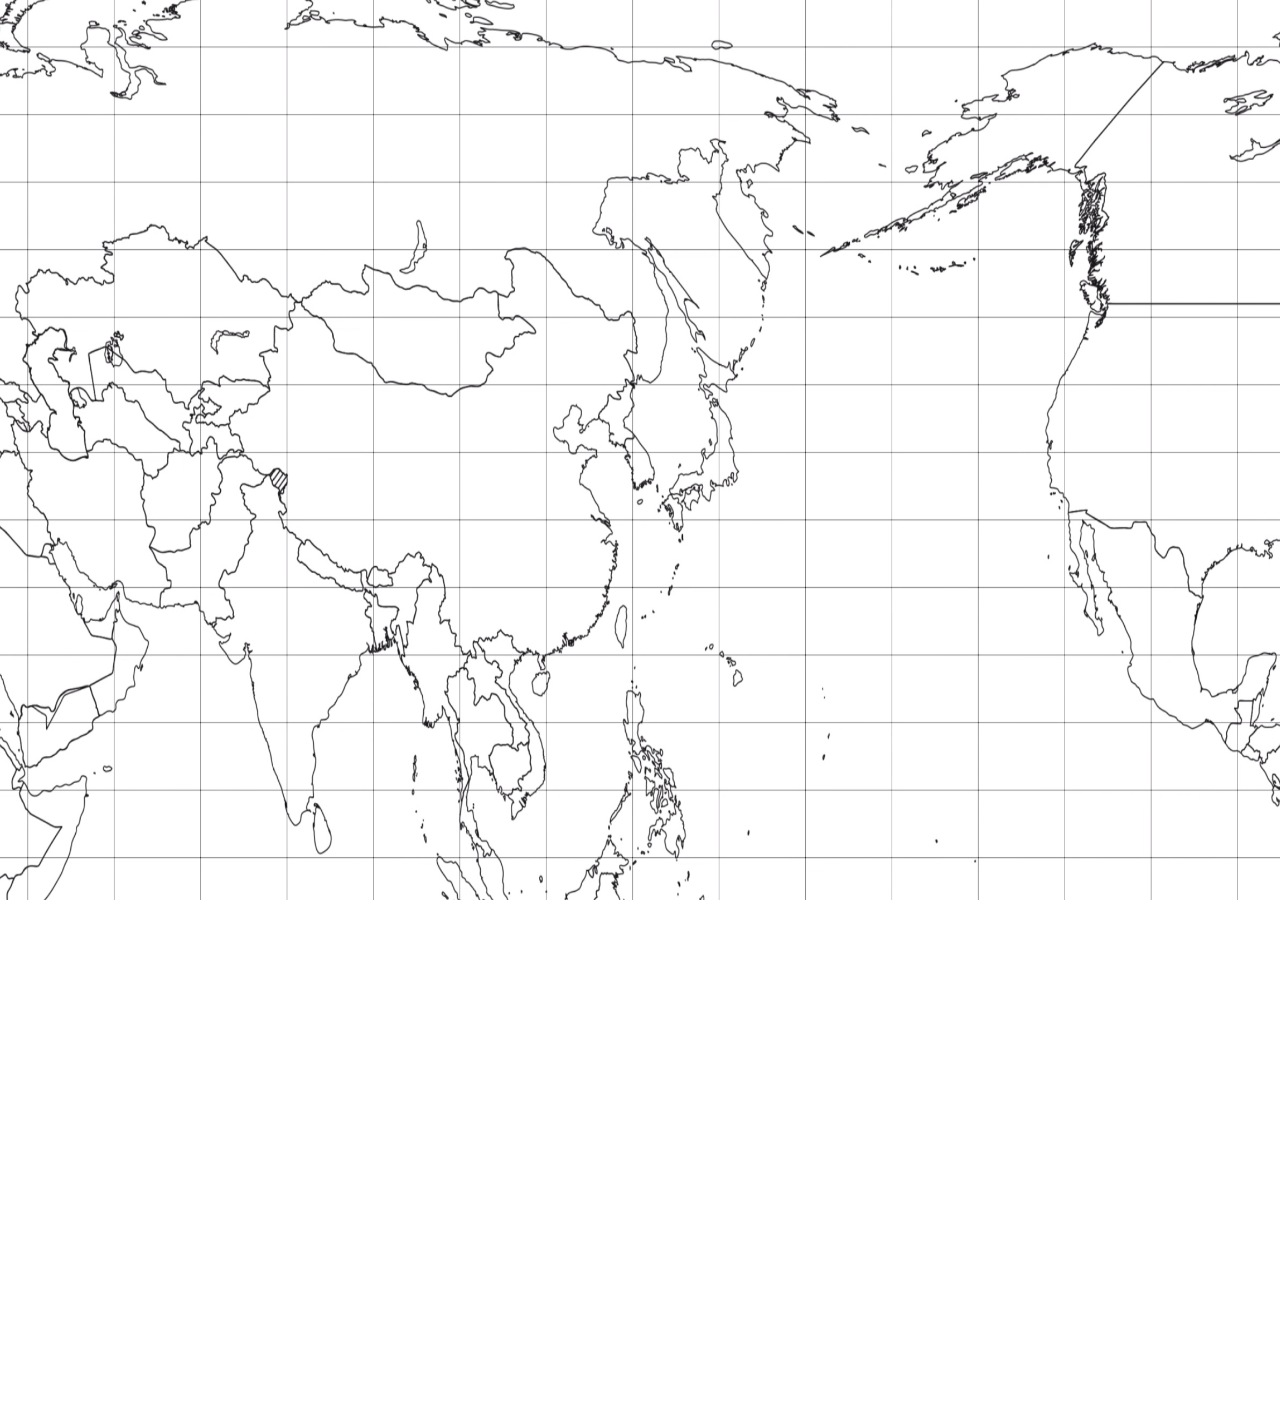
<file: dancemap.html>
<!DOCTYPE html>
<html lang="en">

<head>
    <link rel="shortcut icon" href="#" />
    <meta charset="UTF-8">
    <meta name="viewport" content="width=device-width, initial-scale=1.0">
    <title>The Global K – Dance Map</title>
    <link rel="stylesheet" href="./dancemap/res/reset.css"  media="print" onload="this.media='all'">
    <link rel="stylesheet" href="./dancemap/style.css"  media="print" onload="this.media='all'">
    <script src="https://ajax.googleapis.com/ajax/libs/jquery/3.5.1/jquery.min.js"></script>

</head>



<body>
    <div id="box"></div>
    <div class="wrapper">
        
        <nav>
            <div class="topcountries">
                <p id="topcountries"> Top9 countries</p>
                <div id ="info">
                    <a>Top viewing countries of the K-Pop group, retrieved from Youtube music chart (charts.youtube.com). 
                        <br>Period: 12 Months<br>Region: Global</a>
                </div>
            </div>
 
            <div class="dancingbodies">
                <div id="txt-dancingbodies">
                    <p>Dancing Bodies:</p>
                </div>
                <div id="info" div class="info1">
                    <a>Dancing Bodies = Number of search results of dance covers × Number of members in the original K-Pop group</a>
                </div>
  
                <div class="num-dancingbodies" id="num-dancingbodies">
                    <p id="num-dancingbodies">num:bodies</p>
                </div>

                <div class="num-total" id="num-total">
                    <p id="num-total">num:total</p>
                </div>
                <div id ="info" div class="info2">
                    <a> Number of dancing bodies added up until this time <br>
                    </a>
                </div>
            </div>

            <div id="songinfo" class="songinfo">
                <div id="firstcol"> Viewcount </div>
                <div id ="info" div class="info1">
                    <a>View count of the original music video.</a>
                </div>
                <div id="secondcol"> artist-title company release date </div>
                <div id ="info" div class="info2">
                    <a> Artist – Song Title / Release Date / Company</a></div>
            </div>

            <div id="about" class="about">
                <img class="aboutimg" src="./dancemap/res/img/menu2.png">
                <button id="plus" > <span>+</span></button>
                <button id="minus"> <span> – </span> </button>
                <button id="sound"><img src="./dancemap/res/img/sound.png" alt="sound"></button>
                <button id="muted"><img src="./dancemap/res/img/muted.png" alt="muted"></button>

                <div id ="info" class="info_about">
                    <a> <b>About</b><br>Dance Map visualises 594 dance cover videos of K-Pop songs from Youtube. Highly participatory culture has shifted the agents of the industry to the consumers. 
                        Number of dancing bodies accumulates, leaveing traces and disturbing or liberating the borders on the world map.
                        <br> &emsp; A part of the project <i>The Global K</i>.</a>
                </div>
            </div>
        </nav>

        <div class="slider">
            <span id='desired-time'></span>
            <span id='current-time'></span>
            <div id="progress"></div>
        </div>

    </div>
    

    <div id="placeholder">       
        <img src="./dancemap/res/img/holder.jpg">
    </div>

    <div class="instructions">
        <p id="pleaseWait">Please wait until the video loads <br><br></p>
        <p id="howto">Map can be navigated with scrolling or keyboard arrows <br> 
            Play the video with spacebar or click</p>
        <p id="pleaseClick"><br>Click here to continue</p>
    </div>

    <div class="container">
        <figure class="video">
            <div id="player"></div>
        </figure>
    </div>

    </div>

    <script src="./dancemap/script.js"></script>
    <script src="./dancemap/data.js"></script>

</body>


</html>
</file>
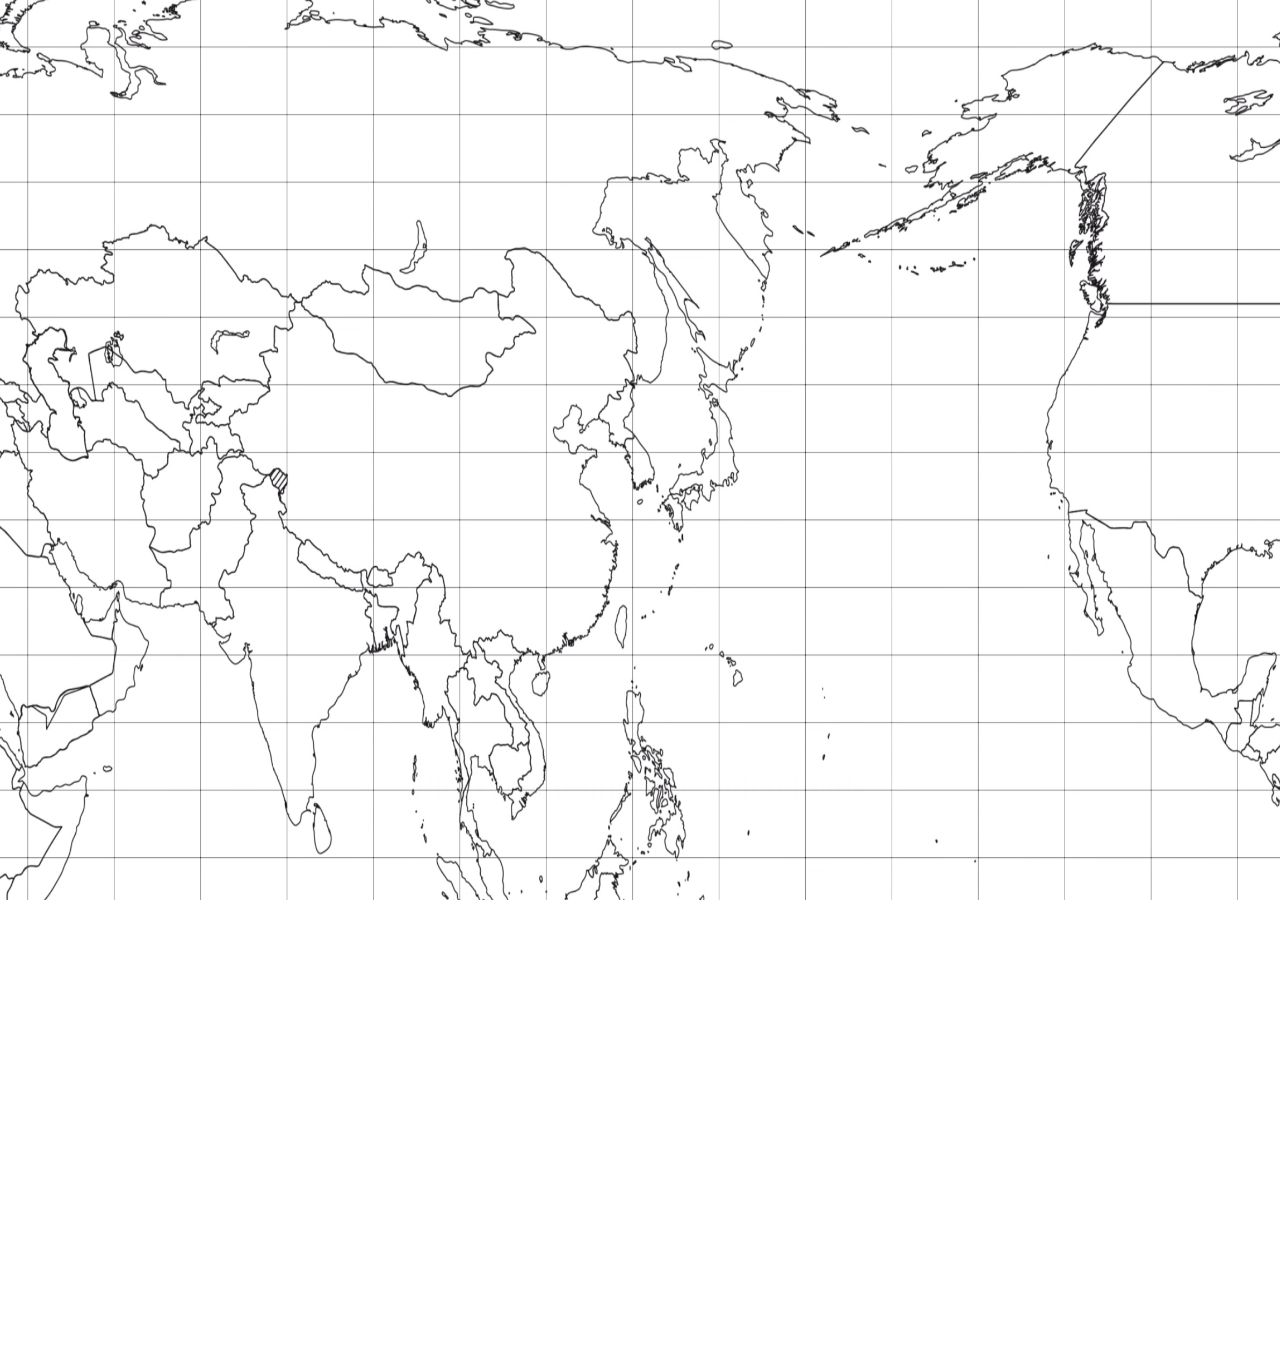
<file: theglobalk.html>
<!DOCTYPE html>
<html lang="en">

<head>
    <meta charset="UTF-8">
    <meta name="viewport" content="width=device-width, initial-scale=1.0">
    <title>The Global K – Dance Map</title>
    <link rel="stylesheet" href="./theglobalk/res/reset.css">
    <link rel="stylesheet" href="./theglobalk/style.css">
    <script src="https://ajax.googleapis.com/ajax/libs/jquery/3.5.1/jquery.min.js"></script>

</head>

<body>
    <div id="box"></div>
    <div class="wrapper">
        
        <nav>
            <div class="topcountries">
                <p id="topcountries"> Top9 countries</p>
                <div id ="info">
                    <a>www.charts.youtube.com/artist Period: 12 Months, Region: Global</a>
                </div>
            </div>
 
            <div class="dancingbodies">
                <div id="txt-dancingbodies">
                    <p>Dancing Bodies</p>
                </div>
                <div class="num-dancingbodies">
                    <p id="num-dancingbodies">num:bodies</p>
                </div>
                <div class="num-total">
                    <p id="num-total">num:total</p>
                </div>
                <div id ="info">
                    <a>Youtube Search Term = intitle: "Artist Name Song Title" + "Dance Cover"<br>
                    Dancing Bodies = Number of Video Results * Number of Members in the group
                    </a>
                </div>
            </div>

            <div id="songinfo" class="songinfo">
                <div id="firstcol"> viewcount </div>
                <div id="secondcol"> artist-title company release date </div>
                <div id ="info">
                    <a> Artist – Song Title – Release Date – Company</a></div>
            </div>

            <div id="about" class="about">
                <img src="./theglobalk/res/img/menu2.png">
                <button id="plus" > <span>+</span></button>
                <button id="minus"> <span> – </span> </button>
            </div>
        </nav>

        <div class="slider">
            <span id='desired-time'></span>
            <span id='current-time'></span>
            <div id="progress"></div>
        </div>

    </div>
    

    <div id="placeholder">       
        <img src="./theglobalk/res/img/holder.jpg"/>
    </div>

    <div class="instructions">
        <p id="pleaseWait">Please wait until the video loads</p>
        <p id="howto">Map can be navigated with scrolling and keyboard arrows</p>
        <p id="pleaseClick">Click to continue</p>
    </div>

    <div class="container">
        <figure class="video">
            <div id="player"></div>
        </figure>
    </div>

    </div>

    <script src="./theglobalk/script.js"></script>
    <script src="./theglobalk/data.js"></script>


</body>


</html>
</file>
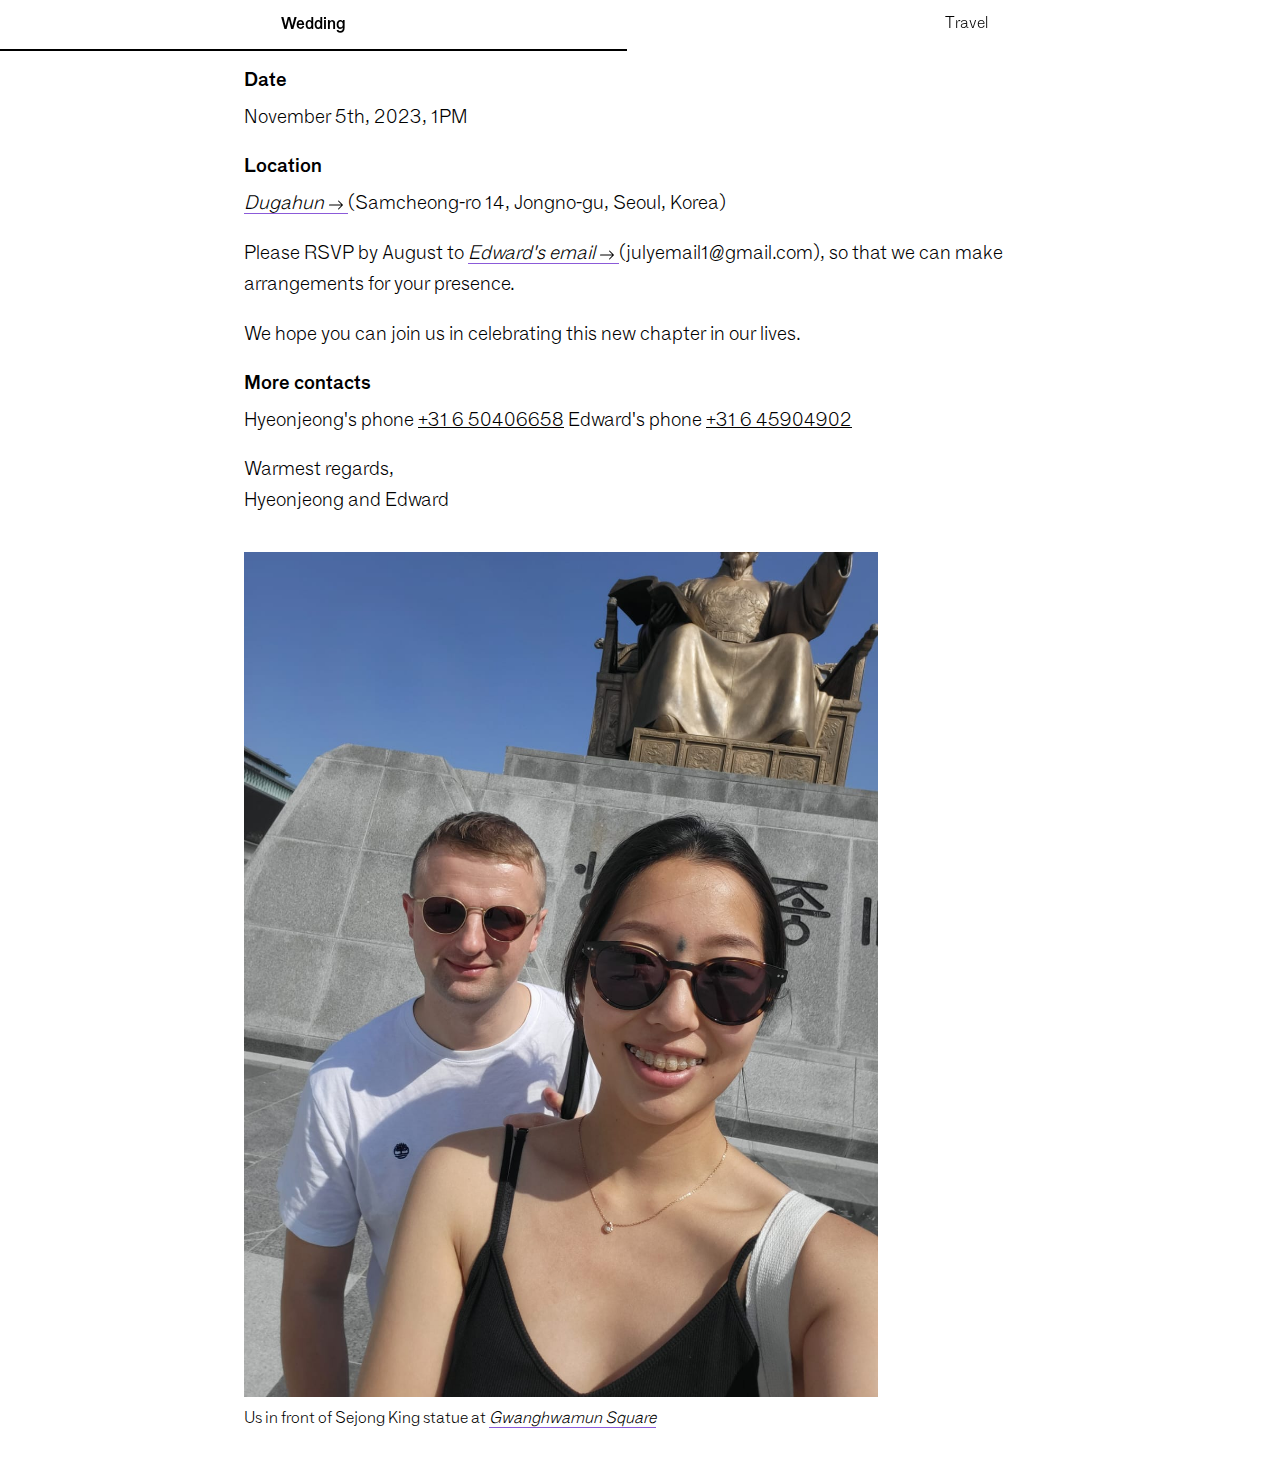
<file: wedding.html>
<!DOCTYPE html>
<html>
  <meta name="viewport" content="width=device-width, initial-scale=1">

  <head>
    <meta charset="utf-8">
    <title>namesof.kim/wedding</title>
    <link rel="stylesheet" href="style2.css">
    <link rel="icon" href="icon2.png">
  </head>

  <body>
<div class="nav">
    <ul>
      <li class="active"><a href="wedding.html">Wedding</a></li>
      <li class="inactive"><a href="travel.html">Travel</a>
    </li>
    </ul>
  </div>
<div class="container">
  <!-- <img src="images/wedding/h1.png"> -->
  <p>
    <h6>Date</h6>
    November 5th, 2023, 1PM
  </p>
  <p>
    <h6>Location</h6>
    <a href="https://www.google.com/maps/place/Dugahun/@37.5770576,126.9781321,17z/data=!3m1!4b1!4m6!3m5!1s0x357ca2c19d5b3b47:0x8d4c3e9b42e477cd!8m2!3d37.5770534!4d126.9803261!16s%2Fg%2F1hm59kgk6" target="_blank">
      Dugahun <svg xmlns="http://www.w3.org/2000/svg" width="16" height="16" fill="currentColor" class="bi bi-arrow-right" viewBox="0 0 16 16"> <path fill-rule="evenodd" d="M1 8a.5.5 0 0 1 .5-.5h11.793l-3.147-3.146a.5.5 0 0 1 .708-.708l4 4a.5.5 0 0 1 0 .708l-4 4a.5.5 0 0 1-.708-.708L13.293 8.5H1.5A.5.5 0 0 1 1 8z"/> </svg>
    </a> (Samcheong-ro 14, Jongno-gu, Seoul, Korea)
  </p>
  <p>
  Please RSVP by August to <a href="mailto:julyemail1@gmail.com">Edward's email
    <svg xmlns="http://www.w3.org/2000/svg" width="16" height="16" fill="currentColor" class="bi bi-arrow-right" viewBox="0 0 16 16"> <path fill-rule="evenodd" d="M1 8a.5.5 0 0 1 .5-.5h11.793l-3.147-3.146a.5.5 0 0 1 .708-.708l4 4a.5.5 0 0 1 0 .708l-4 4a.5.5 0 0 1-.708-.708L13.293 8.5H1.5A.5.5 0 0 1 1 8z"/> </svg>
  </a>
  (julyemail1@gmail.com), so that we can make arrangements for your presence.
</p>
<p>
  We hope you can join us in celebrating this new chapter in our lives.
</p>
<p>
  <h6>More contacts</h6>
  <p>Hyeonjeong's phone <u>+31 6 50406658</u>
    Edward's phone <u>+31 6 45904902</u></p>
  </p>
  <p>
  Warmest regards,<br>
  Hyeonjeong and Edward
</p>

  <div class="temp">
    <img src="images/wedding/image2.JPG">
    <div class="caption">Us in front of Sejong King statue at <a  href="https://goo.gl/maps/LzpS6KqtkCbSEtve7" target="_blank">
      Gwanghwamun Square</a></div>
  </div>
</div>
</body>
<script src="https://code.jquery.com/jquery-3.3.1.min.js"></script>
<script src="js/script.mjs"></script>

</html>
</file>
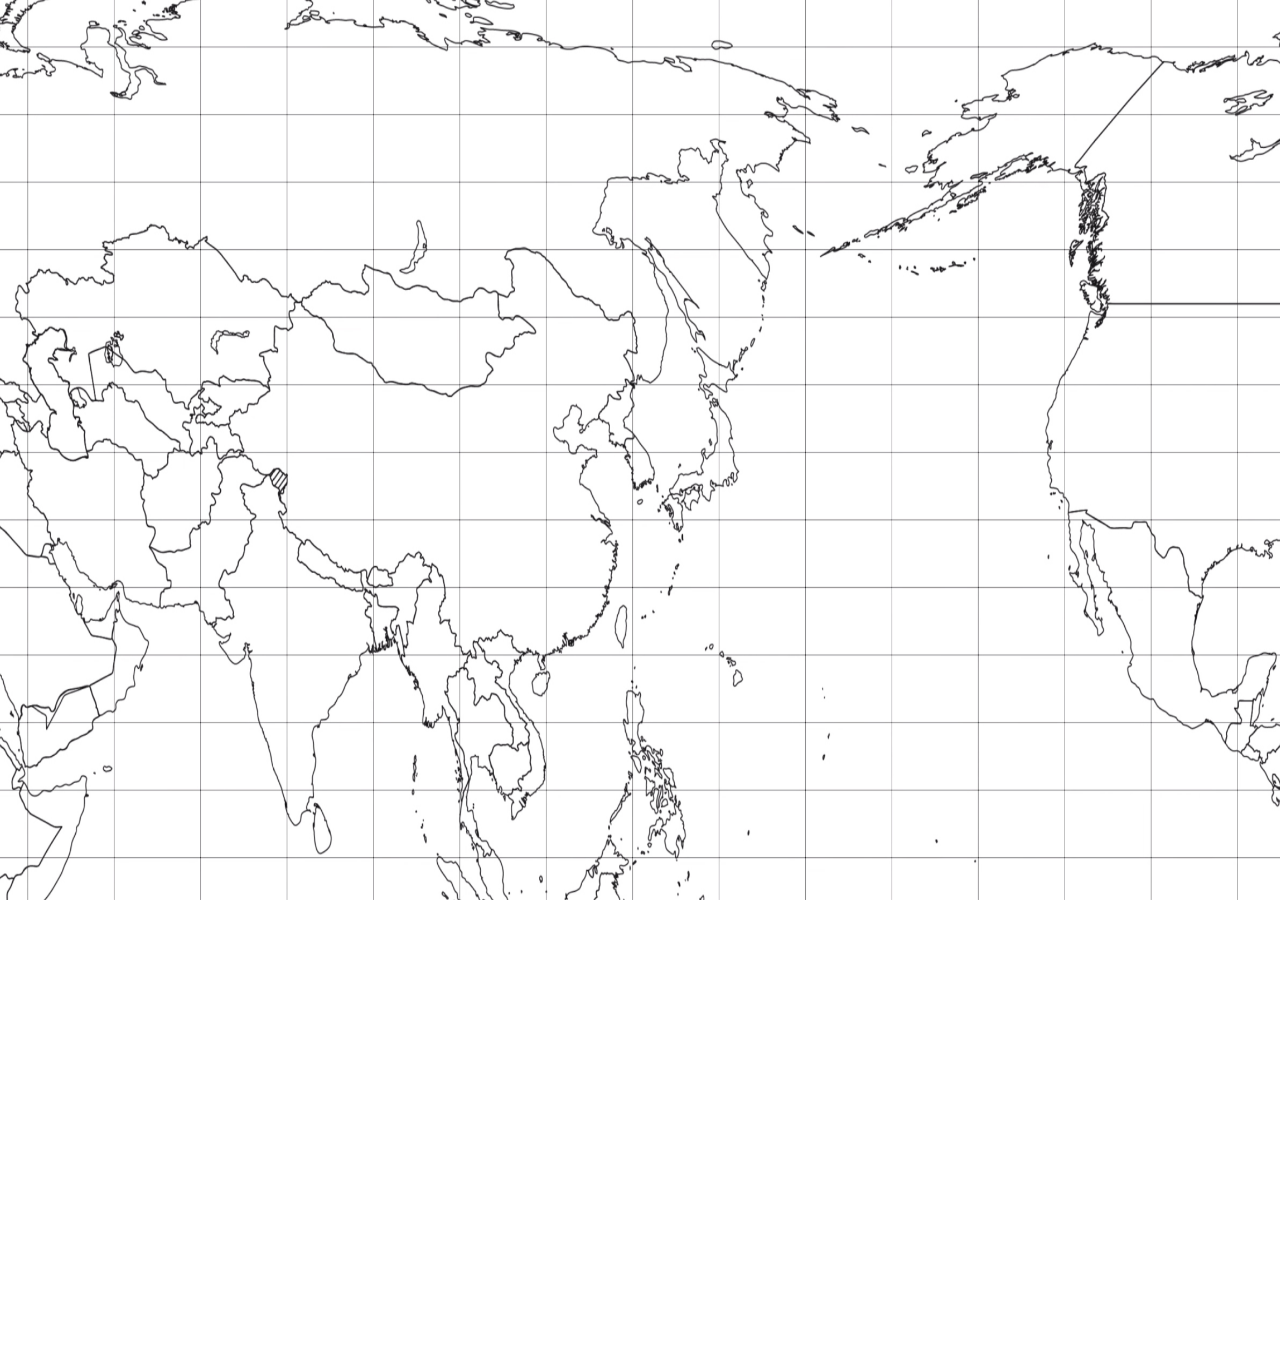
<file: works/kpopworld.html>
<!DOCTYPE html>
<html lang="en">

<head>
    <meta charset="UTF-8">
    <meta name="viewport" content="width=device-width, initial-scale=1.0">
    <title>KPOP World</title>
    <link rel="stylesheet" href="./kpopworld/res/reset.css">
    <link rel="stylesheet" href="./kpopworld/style.css">
    <script src="https://ajax.googleapis.com/ajax/libs/jquery/3.5.1/jquery.min.js"></script>

</head>

<body>
    <div id="box"></div>
    <div class="wrapper">
        
        <nav>
            <div class="topcountries">
                <p id="topcountries"> Top9 countries</p>
                <div id ="info">
                    <a>www.charts.youtube.com/artist Period: 12 Months, Region: Global</a>
                </div>
            </div>
 
            <div class="dancingbodies">
                <div id="txt-dancingbodies">
                    <p>Dancing Bodies</p>
                </div>
                <div class="num-dancingbodies">
                    <p id="num-dancingbodies">num:bodies</p>
                </div>
                <div class="num-total">
                    <p id="num-total">num:total</p>
                </div>
                <div id ="info">
                    <a>Youtube Search Term = intitle: "Artist Name Song Title" + "Dance Cover"<br>
                    Dancing Bodies = Number of Video Results * Number of Members in the group
                    </a>
                </div>
            </div>

            <div id="songinfo" class="songinfo">
                <div id="firstcol"> viewcount </div>
                <div id="secondcol"> artist-title company release date </div>
                <div id ="info">
                    <a> Artist – Song Title – Release Date – Company</a></div>
            </div>

            <div id="about" class="about">
                <img src="./kpopworld/res/img/menu2.png">
                <button id="plus" > <span>+</span></button>
                <button id="minus"> <span> – </span> </button>
            </div>
        </nav>

        <div class="slider">
            <span id='desired-time'></span>
            <span id='current-time'></span>
            <div id="progress"></div>
        </div>

    </div>
    

    <div id="placeholder">       
        <img src="./kpopworld/res/img/holder.jpg"/>
    </div>

    <div class="instructions">
        <p id="pleaseWait">Please wait until the video loads</p>
        <p id="howto">Map can be navigated with scrolling and keyboard arrows</p>
        <p id="pleaseClick">Click to continue</p>
    </div>

    <div class="container">
        <figure class="video">
            <div id="player"></div>
        </figure>
    </div>

    </div>

    <script src="./kpopworld/script.js"></script>
    <script src="./kpopworld/data.js"></script>


</body>


</html>
</file>
<file: dancemap/style.css>
@charset "UTF-8";
@font-face {
  font-family: "Swift-Light";
  src: url("./res/fonts/Swift-03-Light.eot"); /* IE9 Compat Modes */
  src: url("./res/fonts/Swift-03-Light.eot?#iefix") format("embedded-opentype"), /* IE6-IE8 */
    url("./res/fonts/Swift-03-Light.otf") format("opentype"), /* Open Type Font */
    url("./res/fonts/Swift-03-Light.svg") format("svg"), /* Legacy iOS */
    url("./res/fonts/Swift-03-Light.ttf") format("truetype"), /* Safari, Android, iOS */
    url("./res/fonts/Swift-03-Light.woff") format("woff"), /* Modern Browsers */
    url("./res/fonts/Swift-03-Light.woff2") format("woff2"); /* Modern Browsers */
  font-weight: normal;
  font-style: normal;
}
@font-face {
  font-family: "Swift-Regular";
  src: url("./res/fonts/Swift-04-Regular.eot"); /* IE9 Compat Modes */
  src: url("./res/fonts/Swift-04-Regular.eot?#iefix") format("embedded-opentype"), /* IE6-IE8 */
    url("./res/fonts/Swift-04-Regular.otf") format("opentype"), /* Open Type Font */
    url("./res/fonts/Swift-04-Regular.svg") format("svg"), /* Legacy iOS */
    url("./res/fonts/Swift-04-Regular.ttf") format("truetype"), /* Safari, Android, iOS */
    url("./res/fonts/Swift-04-Regular.woff") format("woff"), /* Modern Browsers */
    url("./res/fonts/Swift-04-Regular.woff2") format("woff2"); /* Modern Browsers */
  font-weight: normal;
  font-style: normal;
}
@font-face {
  font-family: "Swift-Bold";
  src: url("./res/fonts/Swift-07-Bold.eot"); /* IE9 Compat Modes */
  src: url("./res/fonts/Swift-07-Bold.eot?#iefix") format("embedded-opentype"), /* IE6-IE8 */
    url("./res/fonts/Swift-07-Bold.otf") format("opentype"), /* Open Type Font */
    url("./res/fonts/Swift-07-Bold.svg") format("svg"), /* Legacy iOS */
    url("./res/fonts/Swift-07-Bold.ttf") format("truetype"), /* Safari, Android, iOS */
    url("./res/fonts/Swift-07-Bold.woff") format("woff"), /* Modern Browsers */
    url("./res/fonts/Swift-07-Bold.woff2") format("woff2"); /* Modern Browsers */
  font-weight: normal;
  font-style: normal;
}


html {
  width: 100%;
  height: auto;
  min-height: 100%;
  scroll-behavior: smooth;
  background-repeat: no-repeat;
}

body {
  background-color: white;
  width: 100%;
  font-size: 1.1vw;
  line-height: 1.1;
  color: black;
  font-family: 'Swift-Regular';
}

::-webkit-scrollbar {
  width: 0px;  
  height: 0px;
}

a {
  text-decoration: none;
}

a:link,
a:visited {
  text-decoration: none;
  color: inherit;
}

a:hover,
a:active {
  text-decoration: none;
}

.chapter-title a:hover,
.chapter-title a:active {
  text-decoration: none;
}

a:focus {
  text-decoration: none;
}

input,
button,
select,
textarea {
  -ms-text-size-adjust: none;
  -o-text-size-adjust: none;
  -moz-text-size-adjust: none;
  -webkit-text-size-adjust: none;
  text-size-adjust: none;
  border-radius: 0;
}

#box {
  z-index: 1000;
  left: 12vw;
  top: 23vh;
  width: calc(80vw + 1%);
  height: calc(60vh + 1%);
  margin: auto;
  position: fixed;
}

.wrapper {
  width: 100%;
}

.wrapper nav {
  position: fixed;
  width: 100%;
  height: 100vh;
  overflow: hidden;
}

.wrapper nav div {
  position: absolute;
  margin: 1%;

}

.wrapper nav div p {
  padding: 1%;
  text-transform: uppercase;
}

.wrapper nav .topcountries {
  left: 0;
  bottom: 3vh;
  padding: 0.5%;
  width: 10vw;
  border: 1px black solid;
  /* box-shadow: rgba(0, 0, 0, 0.9) 4px 2px 10px; */
}

.wrapper nav .topcountries p {
  text-align-last: left;
  white-space: nowrap;
  color: black;
  /* text-shadow: rgba(0, 0, 0, 0.9) 2px 1px 3px; */
}

.wrapper nav .about {
  right: 0;
  top: 0;
  width: 5vw;
  height: 15vw;
  transform-origin: right top;
  white-space: nowrap;  
  display: block;
}

.about img {
  width: 100%;
  height: 100%;
  top: 0;
  right: 0;
}

.about button {
  font-family: Swift-Bold;
  padding: 0;
  margin: 0;
  margin-bottom: 1rem;
  border: none;
  display: block;
  width: 100%;
  height: 30%;
  background-color: rgba(255, 255, 255, 0);
  /* box-shadow: rgba(0, 0, 0, 0.8) 4px 2px 10px; */
  border: 1px solid black;
}

.about button span {
  margin: 0;
  padding: 0;
  text-align-last: left; 
  color: transparent;
  -webkit-text-stroke-width: 1px;
  -webkit-text-stroke-color: black;
}

#plus, #minus  {
  font-size: 4vw;
}

#sound img, #muted img {
  width: 70%;
  height: auto;
  padding-left: 15%;
}

#sound {
  position: absolute;
}

#muted {
  position: relative;
  opacity: 1;
}

.wrapper nav .dancingbodies {
  margin: 0;
  text-align-last: left;
  width: 92vw;
  height: 6vh;
  left: -0.5%;
  top: 0;
}

.wrapper nav #txt-dancingbodies {
  font-family: Swift-Bold;
  text-align-last: left;
  max-width: 33vw;
  min-width: 400px;
  left: 0;
  height: auto;
  top: 0;
  font-size: 6vw;
  color: transparent;
  -webkit-text-stroke-width: 1.5px;
  -webkit-text-stroke-color: black;
}

p:first-line {
  line-height: 85% !important;
}

.wrapper nav #txt-dancingbodies p {
  margin:0;
  padding:2% 1% 0% 1%;
  /* text-shadow: white 2px 1px 3px; */
}


.wrapper nav .num-dancingbodies {
  font-family: 'Swift-Bold';
  text-align-last: left;
  left: 34vw;
  font-size: 6vw;
  top: 0;
  padding: 0;
  color: black;
  text-shadow: white 4px 2px 8px;
}

.wrapper nav .num-total {
  font-family: 'Swift-Bold';
  text-align-last: left;
  left: 66%;
  font-size: 6vw;
  top: 0;
  padding: 0;
  color: black;
  text-shadow: white 4px 2px 8px;
}

.wrapper nav .songinfo {
  text-align-last: right;
  width: 90vw;
  max-height: 8vw;
  right: 0;
  bottom: 1vh;
}

.wrapper nav .songinfo #firstcol {
  font-family: 'Swift-Bold';
  text-align-last: right;
  bottom: 0;
  right: 51%;
  font-size: 6vw;
  margin: 0;
  padding:0;
  color: black;
  text-shadow: white 4px 2px 8px;
}

.wrapper nav .songinfo #secondcol {
  display: inline-block;
  max-width: 50%;
  height: auto;
  right: 0;
  text-align-last: left;
  bottom: 1.5vh;
  margin: 0;
  color: black;
  white-space: nowrap;
  border: 1px black solid;
  /* box-shadow: rgba(0, 0, 0, 0.8) 4px 2px 10px;
  text-shadow: rgba(0, 0, 0, 0.9) 2px 1px 3px; */

}
.wrapper nav .songinfo #secondcol p{
  padding: 1%;
}

#info {
  background-color:white;
  display: inline-block;
  text-align-last: left;
  white-space: normal;
  overflow-wrap: break-word;
  word-wrap: break-word;
  word-break: break-word;
  hyphens: auto;
  position: fixed;
  padding: 0.5%;
  border: 1px black solid;
  left: 0;
  top: calc(12vw + 1.5%);
  width: 27vw;
  opacity: 0;
  box-shadow: rgba(0, 0, 0, 0.5) 4px 2px 10px;
}

.info_about {
  transition:opacity 2s ease-out;
}


#about .aboutimg:hover ~ #info {
  opacity:1;
}

#topcountries:hover ~ #info {
  opacity: 1;
}

.wrapper nav .dancingbodies #txt-dancingbodies:hover ~ .info1 {
  opacity: 1;
}
/* .wrapper nav .dancingbodies #.num-dancingbodies ~ .info1 {
  opacity: 1;
} */

.wrapper nav .dancingbodies #num-total:hover ~ .info2 {
  opacity: 1;
}

.wrapper nav .songinfo #firstcol:hover ~ .info1 {
  opacity: 1;
}

.wrapper nav .songinfo #secondcol:hover ~ .info2 {
  opacity: 1;
}

@-webkit-keyframes gradient {
  0% {
    background-position: 0% 51%;
  }
  50% {
    background-position: 100% 50%;
  }
  100% {
    background-position: 0% 51%;
  }
}
@-moz-keyframes gradient {
  0% {
    background-position: 0% 51%;
  }
  50% {
    background-position: 100% 50%;
  }
  100% {
    background-position: 0% 51%;
  }
}
@keyframes gradient {
  0% {
    background-position: 0% 51%;
  }
  50% {
    background-position: 100% 50%;
  }
  100% {
    background-position: 0% 51%;
  }
}

.wrapper .slider {
  position: fixed;
  background-color: grey;
  width: 87vw;
  height: 1vh;
  right: 0;
  bottom: 0;
  margin: 1%;
}

.wrapper .slider:hover {
  cursor: pointer;
}

.wrapper .slider #desired-time {
  position: absolute;
  top: -3vh;
  opacity: 0;
  padding: 2px;
  transition: opacity 0.2s ease-out;
  background-color: rgba(255, 255, 255, 0.5);
}

.wrapper .slider #current-time {
  position: absolute;
  left: -11vw;
  top: -0.5vh;
}

.wrapper .slider #desired-time.active {
  opacity: 1;
}

.wrapper .slider #progress {
  background-color: red;
  width: 0;
  height: 1vh;
}

#placeholder {
  width: 100%;
  height: 100%; 
  z-index: 1000;
  position: fixed;
  text-align: center;
}

#placeholder img {
  width: 100%;
  height: 100%;
  position: absolute;
  /* opacity: 0.5; */
}

.instructions {
  text-align: center;
  bottom: 3vh;
  left: 0;
  padding: 0;
  margin: 0;
  width: 100%;
  z-index: 1001;
  position: fixed;
  display: inline-block;
  cursor: default;
}

.instructions p {
  padding-left: 1%;
  padding-right: 1%;
  text-transform: uppercase;
  font-family: 'Swift-Light';
  font-size: 4vw;
  line-height: normal;
  color: white;
  text-shadow: black 0px 0px 5px;
}

.container {
  z-index: -1000;
  position: relative;
  top: 0;
  left: 0;
  width: 100vw;
  height: 100vh;
  transform: scale(0.75);
  
  }
  
  .container .video {
  position: relative;
  overflow: scroll;
  width: 4400px;
  height: 1900px;
  top: -20%;
  left: -55%;
  }

.container .video iframe {
  width: 5080px;
  height: 2160px;
}
</file>
<file: theglobalk/style.css>
@charset "UTF-8";
/* ••••••••••••••••••••••••••••••••
© 2018-now Nedislav Kamburov
All rights reserved
www.nedkamburov.com
•••••••••••••••••••••••••••••••• */
html {
  width: 100%;
  height: auto;
  min-height: 100%;
  scroll-behavior: smooth;
  background-repeat: no-repeat;
}

@media screen and (min-width: 0), (min-height: 0px) {
  html {
    font-size: 8px;
  }
}

@media screen and (min-width: 200px) and (min-height: 200px) {
  html {
    font-size: 8px;
  }
}

@media screen and (min-width: 400px) and (min-height: 400px) {
  html {
    font-size: 8px;
  }
}

@media screen and (min-width: 500px) and (min-height: 500px) {
  html {
    font-size: 10px;
  }
}

@media screen and (min-width: 800px) and (min-height: 800px) {
  html {
    font-size: 10px;
  }
}

@media screen and (min-width: 1000px) and (min-height: 1000px) {
  html {
    font-size: 10px;
  }
}

body {
  background-color: white;
  width: 100%;
  font-weight: 0;
  font-size: 1.6rem;
  line-height: 1;
  color: black;
  font-family: 'Swift', serif;
  src: local('Swift');
}

a {
  text-decoration: none;
}

a:link,
a:visited {
  text-decoration: none;
  color: inherit;
}

a:hover,
a:active {
  text-decoration: none;
}

.chapter-title a:hover,
.chapter-title a:active {
  text-decoration: none;
}

a:focus {
  text-decoration: none;
}

input,
button,
select,
textarea {
  -ms-text-size-adjust: none;
  -o-text-size-adjust: none;
  -moz-text-size-adjust: none;
  -webkit-text-size-adjust: none;
  text-size-adjust: none;
  border-radius: 0;
}
#box {
  z-index: 1000;
  left: calc(2% + 4.6rem);
  top: calc(1.5% + 7rem);
  width: calc(98% - 12rem);
  height: calc(98% - 18rem);
  margin: auto;
  position: fixed;
  /* background-color: blue; */
}

.wrapper {
  width: 100%;
}

.wrapper nav {
  /* position: absolute; */
  position: fixed;
  width: 100%;
  height: 100vh;
  overflow: hidden;
}

.wrapper nav div {
  position: absolute;
  margin: 1.5%;

}

.wrapper nav div p {
  padding: 0.8rem 1rem 0.8rem 1rem;
  text-transform: uppercase;
}

.wrapper nav .topcountries {
  transform: rotate(-90deg);
  left: 4.6rem;
  bottom: 0;
  width: 80vh;
  height: 4.6rem;
  transform-origin: left bottom;
  background: linear-gradient(-90deg, rgba(255, 255, 255, 0.2), rgba(0, 0, 0, 1));
  background-size: 150% 150%;
  -webkit-animation: gradient 10s ease infinite;
  -moz-animation: gradient 10s ease infinite;
  animation: gradient 10s ease infinite;
}

.wrapper nav .topcountries p {
  text-align-last: left;
  white-space: nowrap;
  color: white;
  line-height: 1.7rem;
}

.wrapper nav .about {
  right: 0;
  top: 0;
  width: 4.6rem;
  height: 15vw;
  transform-origin: right top;
  white-space: nowrap;  
  display: block;
}

.about img {
  width: 100%;
  height: 100%;
  top: 0;
  right: 0;
}

.about button {
  padding: 0;
  margin-bottom: 1rem;
  border: none;
  display: block;
  top: 16vh;
  width: 100%;
  height: 6vh;
  background-color: rgba(255, 255, 255, 0);
}

.about button span {
  top: 0;
  text-align-last: left;
  color: white;
  background: linear-gradient(0deg, rgba(255, 255, 255, 0.5), rgba(0, 0, 0, 1));
  background-clip: text;
  -webkit-background-clip: text;
  -webkit-text-fill-color: transparent;
}
#plus {
  font-size: 7rem;
}

#minus {
  font-size: 6rem;
}
.wrapper nav .dancingbodies {
  margin: 0;
  text-align-last: left;
  width: 90vw;
  height: 7.5rem;
  left: 0;
  top: 0;
}

.wrapper nav #txt-dancingbodies {
  color: white;
  width: 30vw;
  left: 0;
  height: 3rem;
  top: 0%;
  background: linear-gradient(-90deg, rgba(255, 255, 255, 0.5), rgba(0, 0, 0, 1));
  background-clip: text;
  background-size: 200% 200%;
  -webkit-animation: gradient 10s ease infinite;
  -moz-animation: gradient 10s ease infinite;
  animation: gradient 10s ease infinite;
}
.wrapper nav #txt-dancingbodies p {
  font-weight: lighter;
  margin:0;
}

.wrapper nav .num-dancingbodies {
  left: 33vw;
  font-size: 7rem;
  top: 0;
  font-weight: bolder;
  background: linear-gradient(-90deg, rgba(255, 255, 255, 0), rgba(0, 0, 0, 1));
  background-clip: text;
  -webkit-background-clip: text;
  -webkit-text-fill-color: transparent;
  background-size: 200% 200%;
  -webkit-animation: gradient 10s ease infinite;
  -moz-animation: gradient 10s ease infinite;
  animation: gradient 10s ease infinite;
  -webkit-text-stroke: 1px black;
}

.wrapper nav .num-total {
  text-align-last:left;
  left: 66vw;
  font-size: 7rem;
  top: 0%;
  font-weight: bolder;
  background: linear-gradient(-90deg, rgba(255, 255, 255, 0), rgba(0, 0, 0, 1));
  background-clip: text;
  -webkit-background-clip: text;
  -webkit-text-fill-color: transparent;
  -webkit-animation: gradient 10s ease infinite;
  -moz-animation: gradient 10s ease infinite;
  animation: gradient 10s ease infinite;
  -webkit-text-stroke: 1px black;
}

.wrapper nav .songinfo {
  text-align-last: right;
  text-transform: uppercase;
  width: 90vw;
  height: 7.5rem;
  right: 0;
  bottom: 2vw;
}

.wrapper nav .songinfo #firstcol {
  bottom: -3.2rem;
  right: 65%;
  font-size: 7rem;
  font-weight: bolder;
  background: linear-gradient(90deg, rgba(255, 255, 255, 0.5), rgba(0, 0, 0, 1));
  background-clip: text;
  -webkit-background-clip: text;
  -webkit-text-fill-color: transparent;
  -webkit-animation: gradient 10s ease infinite;
  -moz-animation: gradient 10s ease infinite;
  animation: gradient 10s ease infinite;
  -webkit-text-stroke: 1px black;
}

.wrapper nav .songinfo #secondcol {
  color: white;
  width: 64%;
  right: 0;
  height: 3rem;
  bottom: 0;
  margin: 0;
  background: linear-gradient(90deg, rgba(255, 255, 255, 0.5), rgba(0, 0, 0, 1));
  background-size: 200% 200%;
  background-clip: text;
  -webkit-animation: gradient 10s ease infinite;
  -moz-animation: gradient 10s ease infinite;
  animation: gradient 10s ease infinite;

}
.wrapper nav .songinfo #secondcol p {
  font-weight: lighter;
  color: white;
}

#info {
  background-color: rgba(255, 255, 255, 0.6);
  display: none;
  border: 1px black solid;
  white-space:nowrap;
  position: absolute;
  padding: 5px;


}

.topcountries #info{
  left: 7rem;
}

.dancingbodies #info{
  top: 8rem;
  right: 1.5%;
  text-align-last: right;
}

.songinfo #info{
  right: 1.5%;
  bottom: 2rem;
}


#topcountries:hover ~ #info {
  display: block;
}

.wrapper nav .dancingbodies:hover > #info {
  display: block;
}

.wrapper nav .songinfo #secondcol:hover ~ #info {
  display: block;
}





@-webkit-keyframes gradient {
  0% {
    background-position: 0% 51%;
  }
  50% {
    background-position: 100% 50%;
  }
  100% {
    background-position: 0% 51%;
  }
}
@-moz-keyframes gradient {
  0% {
    background-position: 0% 51%;
  }
  50% {
    background-position: 100% 50%;
  }
  100% {
    background-position: 0% 51%;
  }
}
@keyframes gradient {
  0% {
    background-position: 0% 51%;
  }
  50% {
    background-position: 100% 50%;
  }
  100% {
    background-position: 0% 51%;
  }
}


.wrapper .slider {
  position: fixed;
  background-color: grey;
  width: 80vw;
  height: 1rem;
  right: 0;
  bottom: 0;
  margin: 1.5%;
}

.wrapper .slider:hover {
  cursor: pointer;
}

.wrapper .slider #desired-time {
  position: absolute;
  top: -2em;
  opacity: 0;
  padding: 2px;
  transition: opacity 0.2s ease-out;
  background-color: rgba(255, 255, 255, 0.6);
}

.wrapper .slider #current-time {
  position: absolute;
  left: -15rem;
  top: -3px;
}

.wrapper .slider #desired-time.active {
  opacity: 1;
}

.wrapper .slider #progress {
  background-color: red;
  width: 0;
  height: 1rem;
}



#placeholder {
  width: 100%;
  height: 100%;
  z-index: 1000;
  position: fixed;
  text-align: center;
}

#placeholder img {
  width: 100%;
  height: 100%;
  position: absolute;
}

.instructions {
  text-align: center;
  bottom: 10%;
  left: 0;
  padding: 0;
  margin: 0;
  width: 100%;
  z-index: 1001;
  position: fixed;
  display: inline-block;
  cursor: default;
}

.instructions p {
  padding: 0.5rem;
  font-size: 3.5rem;
  color: black;
}



/* .container {
z-index: -1000;
position: relative;
overflow: scroll;
top: 0;
left: 0;
width: 100vw;
height: 100vh;
border: red 1px solid;
transform: scale(0.5);
}

.container .video {
position: relative;
overflow: hidden;
width: 4400px;
height: 1900px;
top: -60%;
left: -100%;
border: blue 3px solid;
} */
 
.container {
  z-index: -1000;
  position: relative;
  top: 0;
  left: 0;
  width: 100vw;
  height: 100vh;
  transform: scale(0.75);
  
  }
  
  .container .video {
  position: relative;
  overflow: scroll;
  width: 4400px;
  height: 1900px;
  top: -25%;
  left: -100%;
  }

.container .video iframe {
  width: 5080px;
  height: 2160px;
}
</file>
<file: style2.css>
@font-face {
  font-family: 'F-Grotesk-Thin';
  src: url('fonts/F-Grotesk-Thin.otf'),
      url('F-Grotesk-Thin.eot'),
      url('F-Grotesk-Thin.eot?#iefix') format('embedded-opentype'),
      url('F-Grotesk-Thin.woff2') format('woff2'),
      url('F-Grotesk-Thin.woff') format('woff'),
      url('F-Grotesk-Thin.svg#F-Grotesk-Thin') format('svg');
}


@font-face {
  font-family: 'f_grotesk_demi';
  src: url('fonts/f_grotesk_demi.otf'),
      url('f_grotesk_demi.eot'),
      url('f_grotesk_demi.eot?#iefix') format('embedded-opentype'),
      url('f_grotesk_demi.woff2') format('woff2'),
      url('f_grotesk_demi.woff') format('woff'),
      url('f_grotesk_demi.svg#f_grotesk_demi') format('svg');
}

* {
  -webkit-box-sizing: border-box;
  -moz-box-sizing: border-box;
  box-sizing: border-box;
}

html, body{
  margin: 0 auto;
  padding: 0 0 1rem;
  font-family:'F-Grotesk-Thin';
  overflow: auto;
  min-height: 100%;
  max-width: 100%;
}

br {
  display: block; /* makes it have a width */
  content: ""; /* clears default height */
  /* margin-top: 1rem;  */
}

hr {
  display: block;
  unicode-bidi: isolate;
  margin-block-start: 1.5rem;
  margin-block-end: 1.5rem;
  margin-inline-start: auto;
  margin-inline-end: auto;
  height: 1px;
  overflow: hidden;
  border-style: none none dotted none;
  color: rgba(108, 0, 170, 0.599);
}

p {
  display: block;
  margin-block-start: 0px;
  margin-block-end: 1.2rem;
  margin-inline-start: 0px;
  margin-inline-end: 0px;
}



@media (max-width: 479px) {
  body {
    font-size: 1rem; 
    line-height: 160%;
  }
  h6{
    margin-block-start: 0;
    margin-block-end: 4px;
    font-family:'f_grotesk_demi';
    font-size: 1rem;
    line-height: 1.25rem;
    margin-bottom: 0.5rem;
  }  

  h5{
    margin-block-start: 0;
    margin-block-end: 0;
    font-family:'f_grotesk_demi';
    font-size: 1.2rem;
  }
  h1{
    margin-block-start: 0;
    margin-block-end: 0.2rem;
    font-family:'f_grotesk_demi';
    font-size: 2.25rem;
    line-height: 2.75rem;
  }

}

@media (min-width: 480px) {

  body {
    font-size: 1.1rem; 
    line-height: 160%;
    padding-left: 3rem;
    padding-right: 3rem;
  }
  h6{
    margin-block-start: 0;
    margin-block-end: 4px;
    font-family:'f_grotesk_demi';
    font-size: 1.1rem;
    line-height: 1.4rem;
    margin-bottom: 0.75rem;
  }
  h5{
    margin-block-start: 0;
    margin-block-end: 0;
    font-family:'f_grotesk_demi';
    font-size: 1.3rem;
  }
  h1{
    margin-block-start: 0;
    margin-block-end: 0.5rem;
    font-family:'f_grotesk_demi';
    font-size: 2.75rem;
    line-height: 3.25rem;
  }
}

@media (min-width: 900px) {

  body {
    font-size: 1.2rem; 
    line-height: 160%;
    padding-left: 60px;
    padding-right: 60px;
    max-width: 75%;
  }
  h6{
    margin-block-start: 0;
    margin-block-end: 4px;
    font-family:'f_grotesk_demi';
    font-size: 1.2rem;
    line-height: 1.5rem;
    margin-bottom: 0.75rem;
  }
  
  h5{
    margin-block-start: 0;
    margin-block-end: 0;
    font-family:'f_grotesk_demi';
    font-size: 1.6rem;
  }
  h1{
    margin-block-start: 0;
    margin-block-end: 0.8rem;
    font-family:'f_grotesk_demi';
    font-size: 3rem;
    line-height: 3.5rem;
  }
}

 img{
  width: 100%;
  margin: 1rem 0 0;
}

.container {
  padding: 3rem 1.5rem 0;
}

.container a:link {
  font-style: italic;
  color: black;
  text-decoration: none; 
  border-bottom: 1px solid rgb(139, 90, 217);
}

.container a:visited {
  color: rgb(139, 90, 217);
  border-bottom: 1px solid  rgb(139, 90, 217);
}

.container2 {
  padding-top: 3rem;
}

.accordion a:link {
  color: rgb(139, 90, 217);
  text-decoration: none; 
  background: white;
  border-bottom: 1px solid rgb(139, 90, 217);
}

.list a:link {
  display: inline-block;
  color: rgb(139, 90, 217);
  margin: 0.5rem 0.75rem 0.75rem 0;
  text-decoration: none; 
  background: white;
  border-bottom: 1px solid rgb(139, 90, 217);
}

.container2 a:visited {
  color: rgb(139, 90, 217);
  border: none;
}


body b {
  text-shadow: 0 0 0 #000;
}

svg {
  vertical-align: text-bottom;
}

.temp {
  display: inline-block;
  margin: 0;
  padding: 0;
}

.temp img {
  max-width: 80%;
  height: auto;
}

.caption {
  font-size: 1rem;
  line-height: 1.4rem;
  overflow: hidden;
}

.nav{
  position: fixed;
  z-index: 1000;
  width: 100%;
  height: auto;
  left:0;
  backdrop-filter: blur(10px);
}

.nav ul {
  background-color: rgb(255, 255, 255, 0.8);
  list-style-type: none;
  margin: 0 auto !important;
  display: flex;
  padding: 0;
  margin-block-start: 0;
  margin-block-end: 0;
  margin-inline-start: 0;
  margin-inline-end: 0;
  position: absolute;
  overflow: hidden;
  width: 100%;
  justify-content: space-between;
  text-align: center;
}

.nav li {
  padding: 1rem;
  font-size: 1rem;
  font-weight: normal;
  line-height: 100%;
  width: 49%;
}

.collapsible.active{
  background-color: #f0dfff;
  margin-bottom: 1rem;
}

.active {
  border-bottom: 2px solid black;
}

.active a{
  color: black;
  font-family: 'f_grotesk_demi';
}

.inactive a{
  color: black;
}

.nav a:link{
  text-decoration: none;
}

.download {
  display: inline-block;
  appearance: none !important;
  -webkit-appearance: none !important;
  padding: 0.5rem 0.75rem 0.5rem;
  height: 100%;
  border-radius: 10px;
  box-shadow: 1px 1px 5px  rgba(126, 83, 219, 0.4);
  margin: 0.5rem 0.5rem 0 0 !important;
}

.accordion {
  overflow: hidden;
}

.collapsible {
  cursor: pointer;
  width: 100%;
  text-decoration: none;
  background-color: white;
  padding: 1rem 1.5rem 1rem;
  border-bottom: 1px rgba(75, 46, 135, 0.6) solid;
  border-top: none;
  border-left: none;
  border-right: none;
}

.collapsible a {
  float: left;
  padding-top: 1px;
}

.collapsible u {
  text-decoration: none;
}

.content {
  padding: 0 1.5rem 0;
  max-height: 0;
  overflow: hidden;
  transition: max-height 0.2s ease-out;
}

.collapsible:after {
  display: block;
  content: '\203A';
  font-size: 1.5rem;
  float: right;
  -webkit-transform: rotate(90deg);
  -moz-transform: rotate(90deg);
  -ms-transform: rotate(90deg);
  -o-transform: rotate(90deg);
  transform: rotate(90deg);
}


button.active:after {
  content: "\2039";
  font-size: 1.5rem;
  -webkit-transform: rotate(90deg);
  -moz-transform: rotate(90deg);
  -ms-transform: rotate(90deg);
  -o-transform: rotate(90deg);
  transform: rotate(90deg);
}

.list{
  position: inherit;
  z-index: 100;
  background-color: white;
  padding: 2rem 1.5rem 0;
}

.list ul{
  list-style-type: none;
  margin-block-start: 0;
  margin-block-end: 0;
  margin-inline-start: 0px;
  margin-inline-end: 0px;
  padding-inline-start: 0;
}

.list li{
  display: none;
  padding: 1.75rem 0 1.5rem;
  border-bottom: dotted 1px black;
}

.list a{
  margin-right: 8px;
}

.list img{
  max-height: 10vh;
  width: auto;
}
.filter {
  font-style: italic;
  margin-right: 1px;
  margin-bottom: 4px;
  padding: 0.2rem 1rem 0.2rem 0.8rem;
  border-radius: 30px;
  border: 1px solid grey;
  display: inline-block;
}

.tag {
  font-style: italic;
  margin-right: 1px;
  margin-bottom: 4px;
  padding: 0.2rem 1rem 0.2rem 0.8rem;
  border-radius: 30px;
  border: 1px solid grey;
  display: inline-block;
  background-color: #f6f6f6;
}

#filters {
  top: 0;
  text-align: center;
  padding: 1.5rem 0 1rem;
}

/* #filters > * {
} */
#shopping:checked ~ #filters label[for="shopping"],
#books:checked ~ #filters label[for="books"],
#culture:checked ~ #filters label[for="culture"],
#food:checked ~ #filters label[for="food"],
#art:checked ~ #filters  label[for="art"],
#nature:checked ~ #filters  label[for="nature"],
#museum:checked ~ #filters label[for="museum"] {
  background-color: rgba(255, 198, 119, 0.4);
}

#shopping:checked ~ ul li[data-shopping],
#nature:checked ~ ul li[data-nature],
#books:checked ~ ul li[data-books],
#culture:checked ~ ul li[data-culture],
#food:checked ~ ul li[data-food],
#art:checked ~ ul li[data-art],
#museum:checked ~ ul li[data-museum] {
  display: block;
}

.tags {
  padding-top: 0.5rem;
  position: relative;
}
</file>
<file: works/kpopworld/style.css>
@charset "UTF-8";
/* ••••••••••••••••••••••••••••••••
© 2018-now Nedislav Kamburov
All rights reserved
www.nedkamburov.com
•••••••••••••••••••••••••••••••• */
html {
  width: 100%;
  height: auto;
  min-height: 100%;
  scroll-behavior: smooth;
  background-repeat: no-repeat;
}

@media screen and (min-width: 0), (min-height: 0px) {
  html {
    font-size: 8px;
  }
}

@media screen and (min-width: 200px) and (min-height: 200px) {
  html {
    font-size: 8px;
  }
}

@media screen and (min-width: 400px) and (min-height: 400px) {
  html {
    font-size: 8px;
  }
}

@media screen and (min-width: 500px) and (min-height: 500px) {
  html {
    font-size: 10px;
  }
}

@media screen and (min-width: 800px) and (min-height: 800px) {
  html {
    font-size: 10px;
  }
}

@media screen and (min-width: 1000px) and (min-height: 1000px) {
  html {
    font-size: 10px;
  }
}

body {
  background-color: white;
  width: 100%;
  font-weight: 0;
  font-size: 1.6rem;
  line-height: 1;
  color: black;
  font-family: 'Swift', serif;
  src: local('Swift');
}

a {
  text-decoration: none;
}

a:link,
a:visited {
  text-decoration: none;
  color: inherit;
}

a:hover,
a:active {
  text-decoration: none;
}

.chapter-title a:hover,
.chapter-title a:active {
  text-decoration: none;
}

a:focus {
  text-decoration: none;
}

input,
button,
select,
textarea {
  -ms-text-size-adjust: none;
  -o-text-size-adjust: none;
  -moz-text-size-adjust: none;
  -webkit-text-size-adjust: none;
  text-size-adjust: none;
  border-radius: 0;
}
#box {
  z-index: 1000;
  left: calc(2% + 4.6rem);
  top: calc(1.5% + 7rem);
  width: calc(98% - 12rem);
  height: calc(98% - 18rem);
  margin: auto;
  position: fixed;
  /* background-color: blue; */
}

.wrapper {
  width: 100%;
}

.wrapper nav {
  /* position: absolute; */
  position: fixed;
  width: 100%;
  height: 100vh;
  overflow: hidden;
}

.wrapper nav div {
  position: absolute;
  margin: 1.5%;

}

.wrapper nav div p {
  padding: 0.8rem 1rem 0.8rem 1rem;
  text-transform: uppercase;
}

.wrapper nav .topcountries {
  transform: rotate(-90deg);
  left: 4.6rem;
  bottom: 0;
  width: 80vh;
  height: 4.6rem;
  transform-origin: left bottom;
  background: linear-gradient(-90deg, rgba(255, 255, 255, 0.2), rgba(0, 0, 0, 1));
  background-size: 150% 150%;
  -webkit-animation: gradient 10s ease infinite;
  -moz-animation: gradient 10s ease infinite;
  animation: gradient 10s ease infinite;
}

.wrapper nav .topcountries p {
  text-align-last: left;
  white-space: nowrap;
  color: white;
  line-height: 1.7rem;
}

.wrapper nav .about {
  right: 0;
  top: 0;
  width: 4.6rem;
  height: 15vw;
  transform-origin: right top;
  white-space: nowrap;  
  display: block;
}

.about img {
  width: 100%;
  height: 100%;
  top: 0;
  right: 0;
}

.about button {
  padding: 0;
  margin-bottom: 1rem;
  border: none;
  display: block;
  top: 16vh;
  width: 100%;
  height: 6vh;
  background-color: rgba(255, 255, 255, 0);
}

.about button span {
  top: 0;
  text-align-last: left;
  color: white;
  background: linear-gradient(0deg, rgba(255, 255, 255, 0.5), rgba(0, 0, 0, 1));
  background-clip: text;
  -webkit-background-clip: text;
  -webkit-text-fill-color: transparent;
}
#plus {
  font-size: 7rem;
}

#minus {
  font-size: 6rem;
}
.wrapper nav .dancingbodies {
  margin: 0;
  text-align-last: left;
  width: 90vw;
  height: 7.5rem;
  left: 0;
  top: 0;
}

.wrapper nav #txt-dancingbodies {
  color: white;
  width: 30vw;
  left: 0;
  height: 3rem;
  top: 0%;
  background: linear-gradient(-90deg, rgba(255, 255, 255, 0.5), rgba(0, 0, 0, 1));
  background-clip: text;
  background-size: 200% 200%;
  -webkit-animation: gradient 10s ease infinite;
  -moz-animation: gradient 10s ease infinite;
  animation: gradient 10s ease infinite;
}
.wrapper nav #txt-dancingbodies p {
  font-weight: lighter;
  margin:0;
}

.wrapper nav .num-dancingbodies {
  left: 33vw;
  font-size: 7rem;
  top: 0;
  font-weight: bolder;
  background: linear-gradient(-90deg, rgba(255, 255, 255, 0), rgba(0, 0, 0, 1));
  background-clip: text;
  -webkit-background-clip: text;
  -webkit-text-fill-color: transparent;
  background-size: 200% 200%;
  -webkit-animation: gradient 10s ease infinite;
  -moz-animation: gradient 10s ease infinite;
  animation: gradient 10s ease infinite;
  -webkit-text-stroke: 1px black;
}

.wrapper nav .num-total {
  text-align-last:left;
  left: 66vw;
  font-size: 7rem;
  top: 0%;
  font-weight: bolder;
  background: linear-gradient(-90deg, rgba(255, 255, 255, 0), rgba(0, 0, 0, 1));
  background-clip: text;
  -webkit-background-clip: text;
  -webkit-text-fill-color: transparent;
  -webkit-animation: gradient 10s ease infinite;
  -moz-animation: gradient 10s ease infinite;
  animation: gradient 10s ease infinite;
  -webkit-text-stroke: 1px black;
}

.wrapper nav .songinfo {
  text-align-last: right;
  text-transform: uppercase;
  width: 90vw;
  height: 7.5rem;
  right: 0;
  bottom: 2vw;
}

.wrapper nav .songinfo #firstcol {
  bottom: -3.2rem;
  right: 65%;
  font-size: 7rem;
  font-weight: bolder;
  background: linear-gradient(90deg, rgba(255, 255, 255, 0.5), rgba(0, 0, 0, 1));
  background-clip: text;
  -webkit-background-clip: text;
  -webkit-text-fill-color: transparent;
  -webkit-animation: gradient 10s ease infinite;
  -moz-animation: gradient 10s ease infinite;
  animation: gradient 10s ease infinite;
  -webkit-text-stroke: 1px black;
}

.wrapper nav .songinfo #secondcol {
  color: white;
  width: 64%;
  right: 0;
  height: 3rem;
  bottom: 0;
  margin: 0;
  background: linear-gradient(90deg, rgba(255, 255, 255, 0.5), rgba(0, 0, 0, 1));
  background-size: 200% 200%;
  background-clip: text;
  -webkit-animation: gradient 10s ease infinite;
  -moz-animation: gradient 10s ease infinite;
  animation: gradient 10s ease infinite;

}
.wrapper nav .songinfo #secondcol p {
  font-weight: lighter;
  color: white;
}

#info {
  background-color: rgba(255, 255, 255, 0.6);
  display: none;
  border: 1px black solid;
  white-space:nowrap;
  position: absolute;
  padding: 5px;


}

.topcountries #info{
  left: 7rem;
}

.dancingbodies #info{
  top: 8rem;
  right: 1.5%;
  text-align-last: right;
}

.songinfo #info{
  right: 1.5%;
  bottom: 2rem;
}


#topcountries:hover ~ #info {
  display: block;
}

.wrapper nav .dancingbodies:hover > #info {
  display: block;
}

.wrapper nav .songinfo #secondcol:hover ~ #info {
  display: block;
}





@-webkit-keyframes gradient {
  0% {
    background-position: 0% 51%;
  }
  50% {
    background-position: 100% 50%;
  }
  100% {
    background-position: 0% 51%;
  }
}
@-moz-keyframes gradient {
  0% {
    background-position: 0% 51%;
  }
  50% {
    background-position: 100% 50%;
  }
  100% {
    background-position: 0% 51%;
  }
}
@keyframes gradient {
  0% {
    background-position: 0% 51%;
  }
  50% {
    background-position: 100% 50%;
  }
  100% {
    background-position: 0% 51%;
  }
}


.wrapper .slider {
  position: fixed;
  background-color: grey;
  width: 80vw;
  height: 1rem;
  right: 0;
  bottom: 0;
  margin: 1.5%;
}

.wrapper .slider:hover {
  cursor: pointer;
}

.wrapper .slider #desired-time {
  position: absolute;
  top: -2em;
  opacity: 0;
  padding: 2px;
  transition: opacity 0.2s ease-out;
  background-color: rgba(255, 255, 255, 0.6);
}

.wrapper .slider #current-time {
  position: absolute;
  left: -15rem;
  top: -3px;
}

.wrapper .slider #desired-time.active {
  opacity: 1;
}

.wrapper .slider #progress {
  background-color: red;
  width: 0;
  height: 1rem;
}



#placeholder {
  width: 100%;
  height: 100%;
  z-index: 1000;
  position: fixed;
  text-align: center;
}

#placeholder img {
  width: 100%;
  height: 100%;
  position: absolute;
}

.instructions {
  text-align: center;
  bottom: 10%;
  left: 0;
  padding: 0;
  margin: 0;
  width: 100%;
  z-index: 1001;
  position: fixed;
  display: inline-block;
  cursor: default;
}

.instructions p {
  padding: 0.5rem;
  font-size: 3.5rem;
  color: black;
}



/* .container {
z-index: -1000;
position: relative;
overflow: scroll;
top: 0;
left: 0;
width: 100vw;
height: 100vh;
border: red 1px solid;
transform: scale(0.5);
}

.container .video {
position: relative;
overflow: hidden;
width: 4400px;
height: 1900px;
top: -60%;
left: -100%;
border: blue 3px solid;
} */
 
.container {
  z-index: -1000;
  position: relative;
  top: 0;
  left: 0;
  width: 100vw;
  height: 100vh;
  transform: scale(0.75);
  
  }
  
  .container .video {
  position: relative;
  overflow: scroll;
  width: 4400px;
  height: 1900px;
  top: -25%;
  left: -100%;
  }

.container .video iframe {
  width: 5080px;
  height: 2160px;
}
</file>
